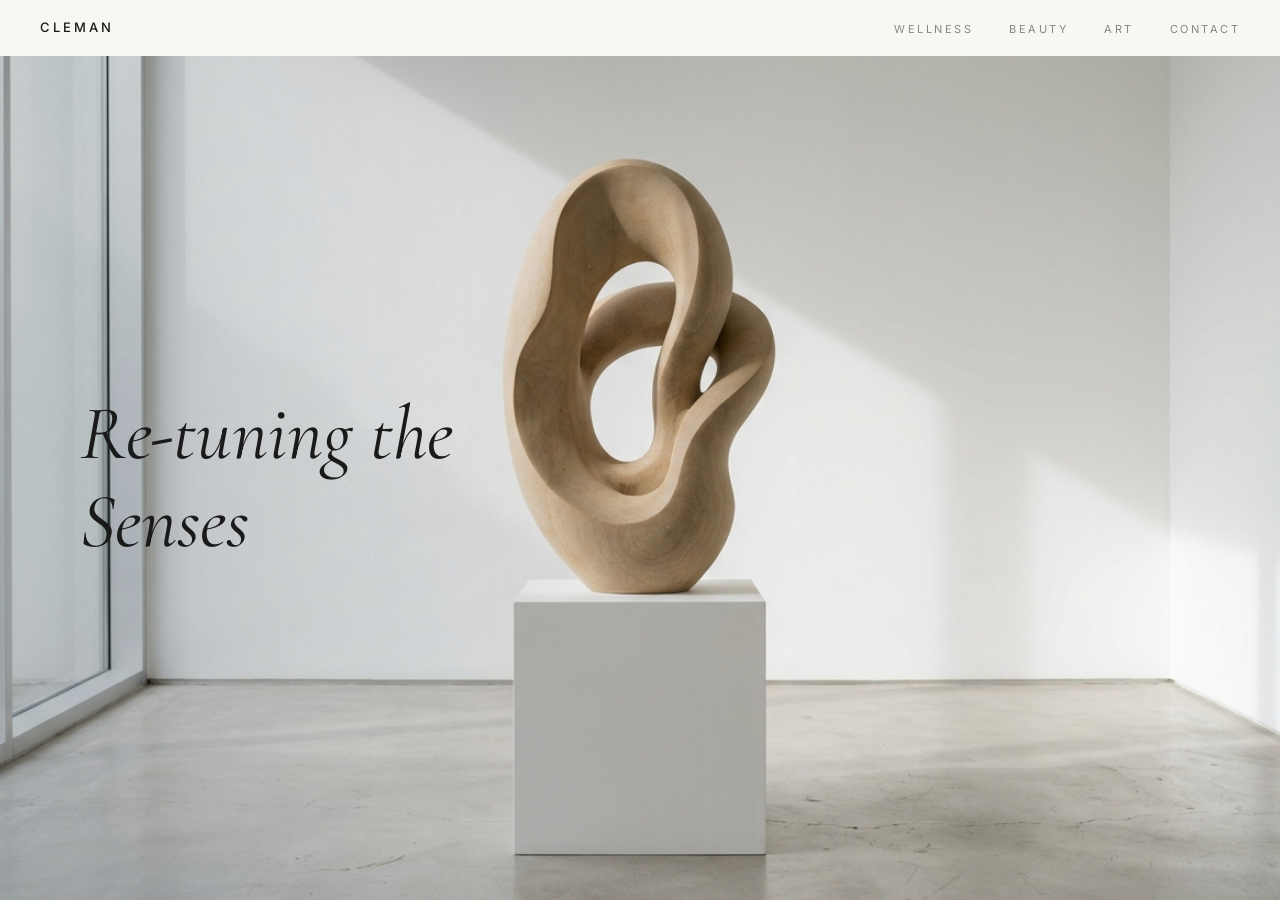
<file: index.html>
<!DOCTYPE html>
<html lang="ja">
<head>
  <meta charset="UTF-8">
  <meta name="viewport" content="width=device-width, initial-scale=1.0">

  <!-- SEO -->
  <title>CLEMAN | 合同会社クレマン</title>
  <meta name="description" content="CLEMAN（クレマン）は、Wellness・Beauty・Artを通じて、あなたのライフスタイルに新しい価値を提案します。">
  <meta name="keywords" content="CLEMAN,クレマン,Wellness,Beauty,Art,日本茶,スキンケア,ジュエリー,ライフスタイル,合同会社">
  <meta name="author" content="合同会社CLEMAN">
  <meta name="robots" content="index, follow">
  <link rel="canonical" href="https://cleman.jp/">

  <!-- Open Graph -->
  <meta property="og:type" content="website">
  <meta property="og:url" content="https://cleman.jp/">
  <meta property="og:title" content="CLEMAN | 合同会社クレマン">
  <meta property="og:description" content="CLEMAN（クレマン）は、Wellness・Beauty・Artを通じて、あなたのライフスタイルに新しい価値を提案します。">
  <meta property="og:image" content="https://cleman.jp/assets/hero.jpg">
  <meta property="og:locale" content="ja_JP">
  <meta property="og:site_name" content="CLEMAN">

  <!-- Twitter Card -->
  <meta name="twitter:card" content="summary_large_image">
  <meta name="twitter:title" content="CLEMAN | 合同会社クレマン">
  <meta name="twitter:description" content="CLEMAN（クレマン）は、Wellness・Beauty・Artを通じて、あなたのライフスタイルに新しい価値を提案します。">
  <meta name="twitter:image" content="https://cleman.jp/assets/hero.jpg">

  <!-- JSON-LD Structured Data -->
  <script type="application/ld+json">
  {
    "@context": "https://schema.org",
    "@type": "Organization",
    "name": "合同会社CLEMAN",
    "alternateName": "Cleman LLC",
    "url": "https://cleman.jp",
    "logo": "https://cleman.jp/assets/hero.jpg",
    "description": "CLEMAN（クレマン）は、Wellness・Beauty・Artを通じて、あなたのライフスタイルに新しい価値を提案します。",
    "foundingDate": "2025",
    "address": { "@type": "PostalAddress", "addressCountry": "JP" },
    "contactPoint": {
      "@type": "ContactPoint",
      "email": "contact@cleman.jp",
      "contactType": "customer service"
    }
  }
  </script>

  <link rel="preconnect" href="https://fonts.googleapis.com">
  <link rel="preconnect" href="https://fonts.gstatic.com" crossorigin>
  <link href="https://fonts.googleapis.com/css2?family=Cormorant+Garamond:ital,wght@0,300;0,400;1,300;1,400;1,500&family=Inter:wght@300;400;500&family=Noto+Sans+JP:wght@300;400&display=swap" rel="stylesheet">
  <link rel="stylesheet" href="styles.css">
</head>
<body>

  <!-- ── NAV ── -->
  <nav class="nav" id="nav">
    <a href="#home" class="nav-logo">CLEMAN</a>
    <ul class="nav-links" id="nav-links">
      <li><a href="wellness.html" class="nav-link">WELLNESS</a></li>
      <li><a href="beauty.html"   class="nav-link">BEAUTY</a></li>
      <li><a href="art.html"      class="nav-link">ART</a></li>
      <li><a href="contact.html"  class="nav-link">CONTACT</a></li>
    </ul>
    <button class="nav-toggle" id="nav-toggle" aria-label="メニュー">
      <span></span><span></span>
    </button>
  </nav>

  <!-- ── HERO ── -->
  <section class="hero" id="home">
    <img src="assets/hero.jpg" alt="CLEMAN" class="hero-img">
    <div class="hero-overlay">
      <h1 class="hero-text"><em>Re-tuning the<br>Senses</em></h1>
    </div>
  </section>

  <script src="script.js"></script>
</body>
</html>
</file>
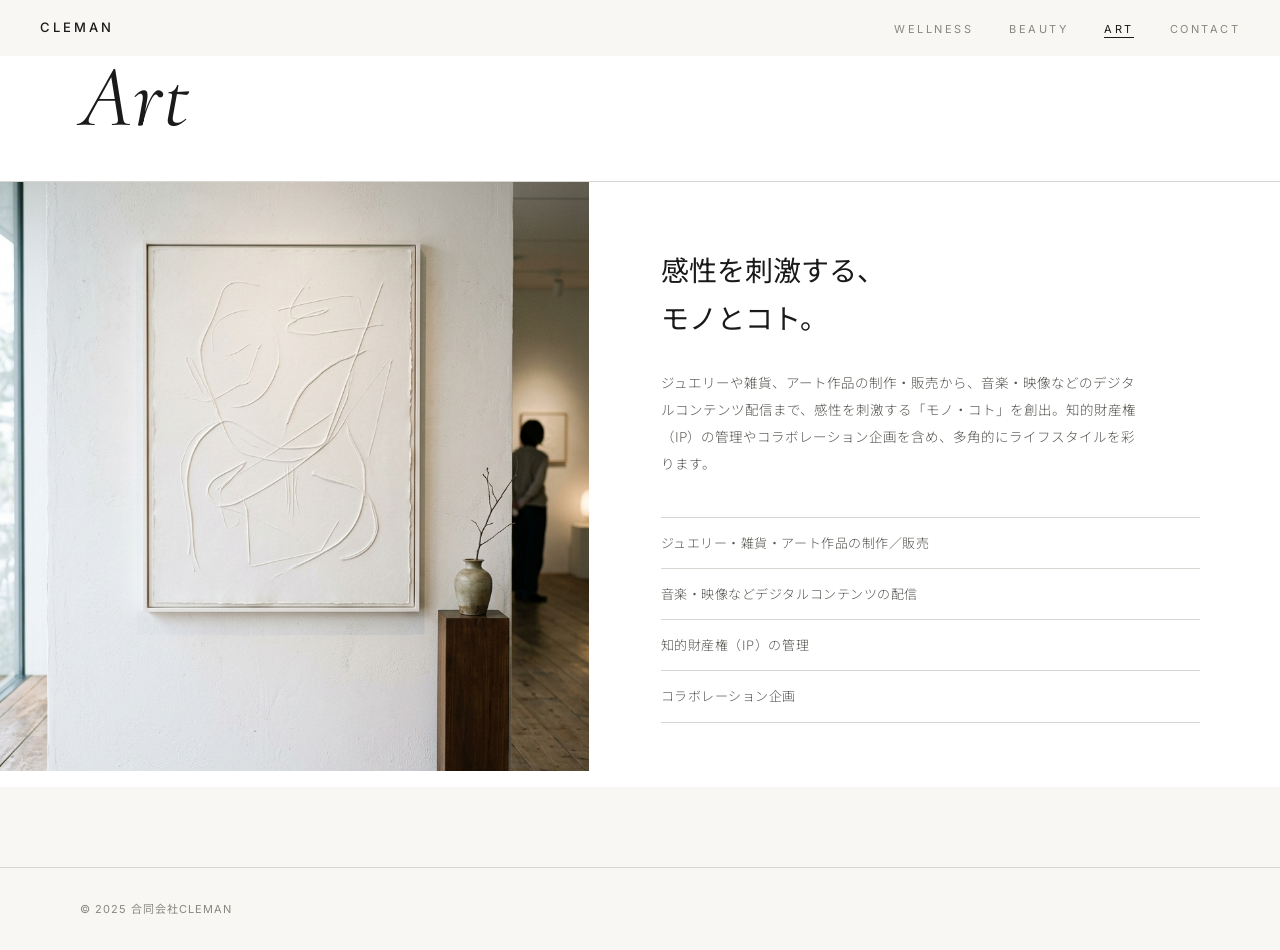
<file: art.html>
<!DOCTYPE html>
<html lang="ja">
<head>
  <meta charset="UTF-8">
  <meta name="viewport" content="width=device-width, initial-scale=1.0">
  <title>Art | CLEMAN 合同会社クレマン</title>
  <meta name="description" content="感性を刺激する、モノとコト。ジュエリー・アート作品の制作・販売、デジタルコンテンツ配信、コラボレーション企画まで。">
  <meta name="robots" content="index, follow">
  <link rel="canonical" href="https://cleman.jp/art.html">
  <meta property="og:type" content="website">
  <meta property="og:url" content="https://cleman.jp/art.html">
  <meta property="og:title" content="Art | CLEMAN">
  <meta property="og:description" content="感性を刺激する、モノとコト。ジュエリー・アート作品の制作・販売、デジタルコンテンツ配信、コラボレーション企画まで。">
  <meta property="og:image" content="https://cleman.jp/assets/art.jpg">
  <meta property="og:site_name" content="CLEMAN">
  <link rel="preconnect" href="https://fonts.googleapis.com">
  <link rel="preconnect" href="https://fonts.gstatic.com" crossorigin>
  <link href="https://fonts.googleapis.com/css2?family=Cormorant+Garamond:ital,wght@0,300;0,400;1,300;1,400;1,500&family=Inter:wght@300;400;500&family=Noto+Sans+JP:wght@300;400&display=swap" rel="stylesheet">
  <link rel="stylesheet" href="styles.css">
</head>
<body>
  <nav class="nav" id="nav">
    <a href="index.html" class="nav-logo">CLEMAN</a>
    <ul class="nav-links" id="nav-links">
      <li><a href="wellness.html" class="nav-link">WELLNESS</a></li>
      <li><a href="beauty.html" class="nav-link">BEAUTY</a></li>
      <li><a href="art.html" class="nav-link">ART</a></li>
      <li><a href="contact.html" class="nav-link">CONTACT</a></li>
    </ul>
  </nav>

  <!-- Detail section -->
  <section class="service-detail">
    <h1 class="detail-heading"><em>Art</em></h1>
    <div class="detail-layout">
      <div class="detail-img">
        <img src="assets/art.jpg" alt="Art">
      </div>
      <div class="detail-content">
        <h2 class="detail-headline">感性を刺激する、<br>モノとコト。</h2>
        <p class="detail-desc">ジュエリーや雑貨、アート作品の制作・販売から、音楽・映像などのデジタルコンテンツ配信まで、感性を刺激する「モノ・コト」を創出。知的財産権（IP）の管理やコラボレーション企画を含め、多角的にライフスタイルを彩ります。</p>
        <ul class="detail-list">
          <li>ジュエリー・雑貨・アート作品の制作／販売</li>
          <li>音楽・映像などデジタルコンテンツの配信</li>
          <li>知的財産権（IP）の管理</li>
          <li>コラボレーション企画</li>
        </ul>
      </div>
    </div>
  </section>

  <footer class="footer-simple">
    <span>&copy; 2025 合同会社CLEMAN</span>
  </footer>
  <script src="script.js"></script>
</body>
</html>
</file>
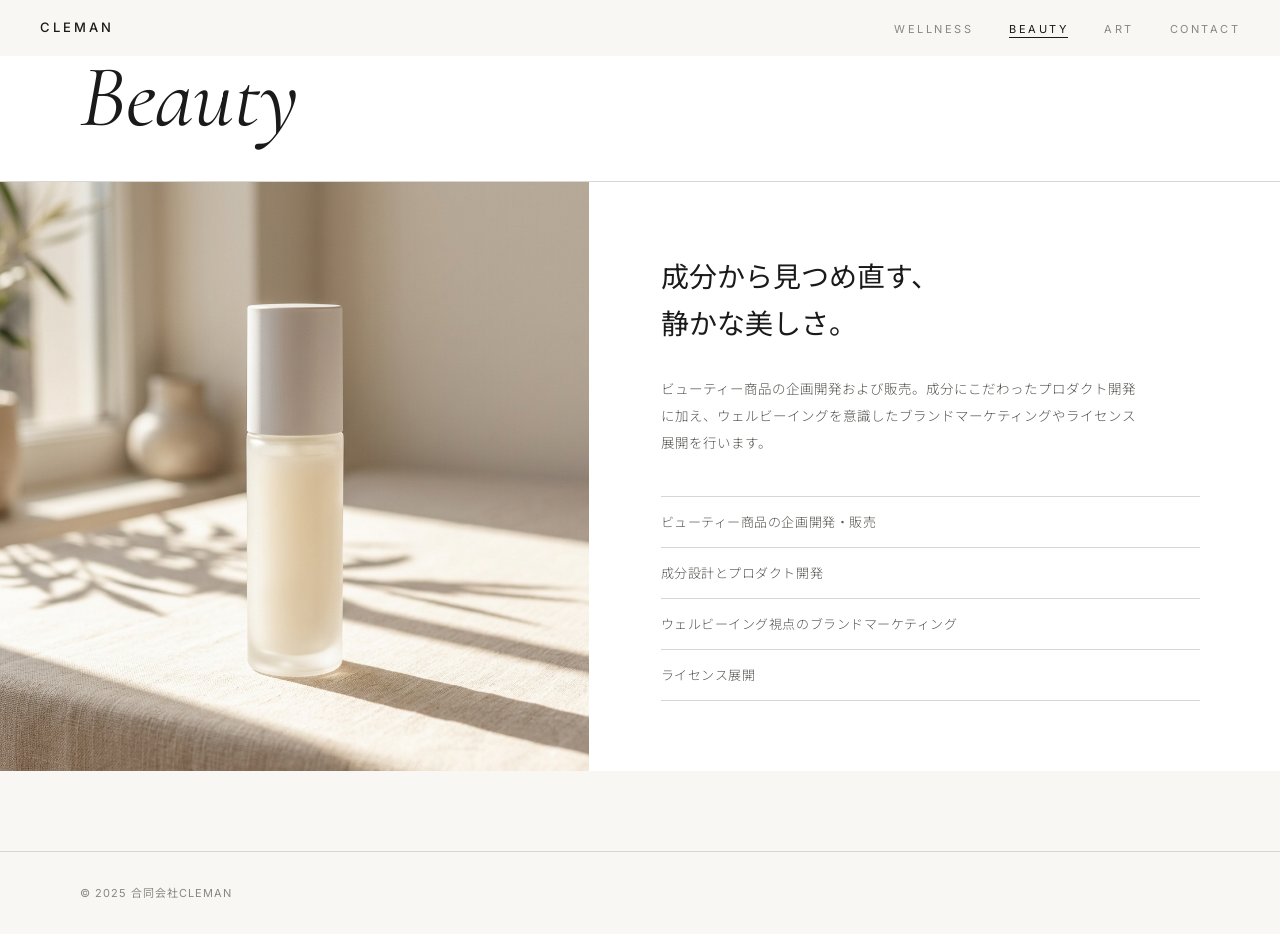
<file: beauty.html>
<!DOCTYPE html>
<html lang="ja">
<head>
  <meta charset="UTF-8">
  <meta name="viewport" content="width=device-width, initial-scale=1.0">
  <title>Beauty | CLEMAN 合同会社クレマン</title>
  <meta name="description" content="成分から見つめ直す、静かな美しさ。ビューティー商品の企画開発・販売、成分設計、ウェルビーイング視点のブランドマーケティング。">
  <meta name="robots" content="index, follow">
  <link rel="canonical" href="https://cleman.jp/beauty.html">
  <meta property="og:type" content="website">
  <meta property="og:url" content="https://cleman.jp/beauty.html">
  <meta property="og:title" content="Beauty | CLEMAN">
  <meta property="og:description" content="成分から見つめ直す、静かな美しさ。ビューティー商品の企画開発・販売、成分設計、ウェルビーイング視点のブランドマーケティング。">
  <meta property="og:image" content="https://cleman.jp/assets/beauty.jpg">
  <meta property="og:site_name" content="CLEMAN">
  <link rel="preconnect" href="https://fonts.googleapis.com">
  <link rel="preconnect" href="https://fonts.gstatic.com" crossorigin>
  <link href="https://fonts.googleapis.com/css2?family=Cormorant+Garamond:ital,wght@0,300;0,400;1,300;1,400;1,500&family=Inter:wght@300;400;500&family=Noto+Sans+JP:wght@300;400&display=swap" rel="stylesheet">
  <link rel="stylesheet" href="styles.css">
</head>
<body>
  <nav class="nav" id="nav">
    <a href="index.html" class="nav-logo">CLEMAN</a>
    <ul class="nav-links" id="nav-links">
      <li><a href="wellness.html" class="nav-link">WELLNESS</a></li>
      <li><a href="beauty.html" class="nav-link">BEAUTY</a></li>
      <li><a href="art.html" class="nav-link">ART</a></li>
      <li><a href="contact.html" class="nav-link">CONTACT</a></li>
    </ul>
  </nav>

  <!-- Detail section -->
  <section class="service-detail">
    <h1 class="detail-heading"><em>Beauty</em></h1>
    <div class="detail-layout">
      <div class="detail-img">
        <img src="assets/beauty.jpg" alt="Beauty">
      </div>
      <div class="detail-content">
        <h2 class="detail-headline">成分から見つめ直す、<br>静かな美しさ。</h2>
        <p class="detail-desc">ビューティー商品の企画開発および販売。成分にこだわったプロダクト開発に加え、ウェルビーイングを意識したブランドマーケティングやライセンス展開を行います。</p>
        <ul class="detail-list">
          <li>ビューティー商品の企画開発・販売</li>
          <li>成分設計とプロダクト開発</li>
          <li>ウェルビーイング視点のブランドマーケティング</li>
          <li>ライセンス展開</li>
        </ul>
      </div>
    </div>
  </section>

  <footer class="footer-simple">
    <span>&copy; 2025 合同会社CLEMAN</span>
  </footer>
  <script src="script.js"></script>
</body>
</html>
</file>
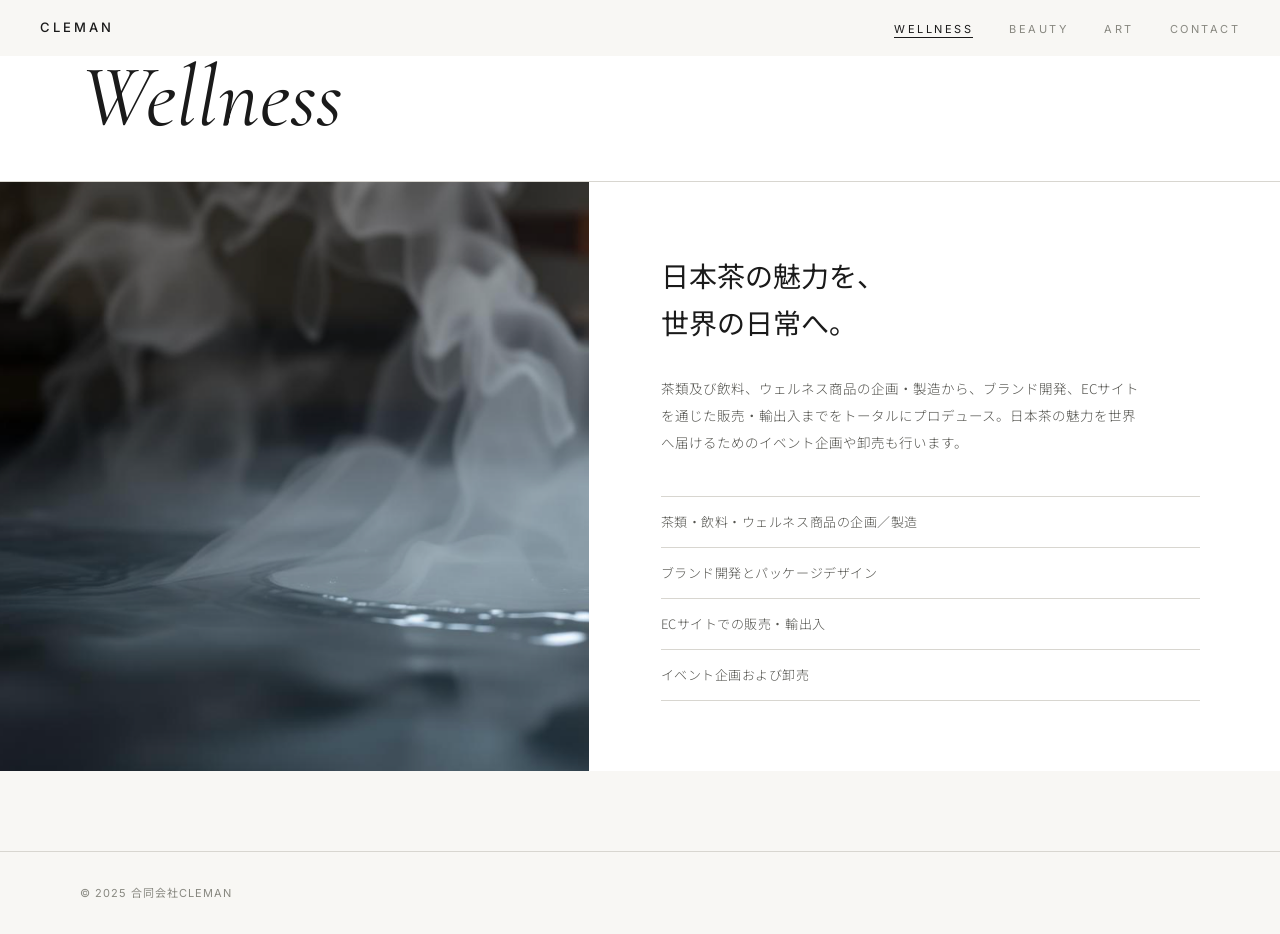
<file: wellness.html>
<!DOCTYPE html>
<html lang="ja">
<head>
  <meta charset="UTF-8">
  <meta name="viewport" content="width=device-width, initial-scale=1.0">
  <title>Wellness | CLEMAN 合同会社クレマン</title>
  <meta name="description" content="日本茶の魅力を、世界の日常へ。茶類・飲料・ウェルネス商品の企画・製造から、ブランド開発、EC販売・輸出入までをトータルにプロデュース。">
  <meta name="robots" content="index, follow">
  <link rel="canonical" href="https://cleman.jp/wellness.html">
  <meta property="og:type" content="website">
  <meta property="og:url" content="https://cleman.jp/wellness.html">
  <meta property="og:title" content="Wellness | CLEMAN">
  <meta property="og:description" content="日本茶の魅力を、世界の日常へ。茶類・飲料・ウェルネス商品の企画・製造から、ブランド開発、EC販売・輸出入まで。">
  <meta property="og:image" content="https://cleman.jp/assets/wellness.jpg">
  <meta property="og:site_name" content="CLEMAN">
  <link rel="preconnect" href="https://fonts.googleapis.com">
  <link rel="preconnect" href="https://fonts.gstatic.com" crossorigin>
  <link href="https://fonts.googleapis.com/css2?family=Cormorant+Garamond:ital,wght@0,300;0,400;1,300;1,400;1,500&family=Inter:wght@300;400;500&family=Noto+Sans+JP:wght@300;400&display=swap" rel="stylesheet">
  <link rel="stylesheet" href="styles.css">
</head>
<body>
  <nav class="nav" id="nav">
    <a href="index.html" class="nav-logo">CLEMAN</a>
    <ul class="nav-links" id="nav-links">
      <li><a href="wellness.html" class="nav-link">WELLNESS</a></li>
      <li><a href="beauty.html" class="nav-link">BEAUTY</a></li>
      <li><a href="art.html" class="nav-link">ART</a></li>
      <li><a href="contact.html" class="nav-link">CONTACT</a></li>
    </ul>
  </nav>

  <!-- Detail section -->
  <section class="service-detail">
    <h1 class="detail-heading"><em>Wellness</em></h1>
    <div class="detail-layout">
      <div class="detail-img">
        <img src="assets/wellness.png" alt="Wellness">
      </div>
      <div class="detail-content">
        <h2 class="detail-headline">日本茶の魅力を、<br>世界の日常へ。</h2>
        <p class="detail-desc">茶類及び飲料、ウェルネス商品の企画・製造から、ブランド開発、ECサイトを通じた販売・輸出入までをトータルにプロデュース。日本茶の魅力を世界へ届けるためのイベント企画や卸売も行います。</p>
        <ul class="detail-list">
          <li>茶類・飲料・ウェルネス商品の企画／製造</li>
          <li>ブランド開発とパッケージデザイン</li>
          <li>ECサイトでの販売・輸出入</li>
          <li>イベント企画および卸売</li>
        </ul>
      </div>
    </div>
  </section>

  <footer class="footer-simple">
    <span>&copy; 2025 合同会社CLEMAN</span>
  </footer>
  <script src="script.js"></script>
</body>
</html>
</file>
<file: styles.css>
/* =============================================
   CLEMAN — Scrollable Single-Page Design
   ============================================= */

*, *::before, *::after { box-sizing: border-box; margin: 0; padding: 0; }

:root {
  --bg:      #f8f7f4;
  --white:   #ffffff;
  --dark:    #111110;
  --ink:     #1a1a1a;
  --mid:     #555550;
  --soft:    #888880;
  --rule:    #d8d6d0;
  --rule-dk: rgba(255,255,255,0.15);

  --serif: 'Cormorant Garamond', Georgia, serif;
  --sans:  'Inter', 'Noto Sans JP', sans-serif;
  --ja:    'Noto Sans JP', sans-serif;

  --nav-h: 56px;
  --ease:  cubic-bezier(0.4, 0, 0.2, 1);
}

html { scroll-behavior: smooth; }

body {
  background: var(--bg);
  color: var(--ink);
  font-family: var(--sans);
  font-size: 15px;
  line-height: 1.7;
  -webkit-font-smoothing: antialiased;
}

img { display: block; width: 100%; height: 100%; object-fit: cover; }
a   { color: inherit; text-decoration: none; }
ul  { list-style: none; }

/* ── scroll offset for fixed nav ── */
[id] { scroll-margin-top: var(--nav-h); }

/* =============================================
   NAV
   ============================================= */
.nav {
  position: fixed;
  top: 0; left: 0; right: 0;
  height: var(--nav-h);
  display: flex;
  align-items: center;
  justify-content: space-between;
  padding: 0 40px;
  background: var(--bg);
  z-index: 100;
  transition: border-color 0.3s var(--ease), background 0.3s var(--ease);
  border-bottom: 1px solid transparent;
}
.nav.scrolled { border-bottom-color: var(--rule); }

.nav-logo {
  font-family: var(--sans);
  font-weight: 500;
  font-size: 13px;
  letter-spacing: 3px;
  color: var(--ink);
}

.nav-links {
  display: flex;
  gap: 36px;
  list-style: none;
}

.nav-link {
  font-size: 11px;
  letter-spacing: 2.5px;
  color: var(--soft);
  transition: color 0.25s var(--ease);
  position: relative;
}
.nav-link::after {
  content: '';
  position: absolute;
  bottom: -2px; left: 0;
  width: 0; height: 1px;
  background: var(--ink);
  transition: width 0.3s var(--ease);
}
.nav-link:hover { color: var(--ink); }
.nav-link:hover::after,
.nav-link.active::after { width: 100%; }
.nav-link.active { color: var(--ink); }

.nav-toggle {
  display: none;
  flex-direction: column;
  gap: 5px;
  background: none;
  border: none;
  cursor: pointer;
  padding: 4px;
}
.nav-toggle span {
  display: block;
  width: 22px; height: 1px;
  background: var(--ink);
  transition: all 0.3s var(--ease);
}

/* =============================================
   HERO
   ============================================= */
.hero {
  position: relative;
  width: 100%;
  height: calc(100vh - var(--nav-h));
  margin-top: var(--nav-h);
  overflow: hidden;
}

.hero-img {
  width: 100%; height: 100%;
  object-fit: cover;
  object-position: center;
  transition: transform 0.8s var(--ease);
}

.hero-overlay {
  position: absolute;
  inset: 0;
  display: flex;
  align-items: center;
  justify-content: flex-start;
  padding: 0 80px;
  background: linear-gradient(to right, rgba(0,0,0,0.18) 0%, transparent 60%);
}

.hero-text {
  font-family: var(--serif);
  font-weight: 400;
  font-size: clamp(42px, 6vw, 80px);
  line-height: 1.15;
  color: var(--ink);
  max-width: 600px;
}

/* =============================================
   PHILOSOPHY
   ============================================= */
.philosophy {
  background: var(--white);
  padding: 120px 80px;
}

.philosophy-inner {
  max-width: 640px;
  margin: 0 auto 0 35%;
}

.philosophy-headline {
  font-family: var(--ja);
  font-weight: 400;
  font-size: clamp(18px, 2.4vw, 26px);
  line-height: 1.9;
  color: var(--ink);
  margin-bottom: 48px;
}

.philosophy-link {
  display: inline-block;
  font-size: 11px;
  letter-spacing: 2.5px;
  color: var(--mid);
  border-bottom: 1px solid var(--rule);
  padding-bottom: 2px;
  transition: color 0.2s var(--ease), border-color 0.2s var(--ease);
}
.philosophy-link:hover { color: var(--ink); border-color: var(--ink); }

/* =============================================
   SERVICES GRID
   ============================================= */
.services-grid {
  background: var(--bg);
  display: grid;
  grid-template-columns: repeat(3, 1fr);
  gap: 0;
  padding: 0 40px 80px;
}

.service-card {
  padding: 40px 24px;
}

.card-img-wrap {
  width: 100%;
  aspect-ratio: 3/4;
  overflow: hidden;
  background: #e4e0d8;
  margin-bottom: 28px;
}

.card-img-wrap img {
  width: 100%; height: 100%;
  object-fit: cover;
  transition: transform 0.7s var(--ease);
}
.service-card:hover .card-img-wrap img { transform: scale(1.04); }

.card-title {
  font-family: var(--serif);
  font-style: italic;
  font-weight: 400;
  font-size: clamp(24px, 3vw, 36px);
  color: var(--ink);
  margin-bottom: 10px;
}

.card-sub {
  font-family: var(--ja);
  font-weight: 300;
  font-size: 13px;
  color: var(--mid);
  line-height: 1.7;
  margin-bottom: 20px;
}

.card-link {
  display: inline-block;
  font-size: 10px;
  letter-spacing: 2px;
  color: var(--soft);
  border-bottom: 1px solid var(--rule);
  padding-bottom: 2px;
  transition: color 0.2s var(--ease), border-color 0.2s var(--ease);
}
.card-link:hover { color: var(--ink); border-color: var(--ink); }

/* =============================================
   SERVICE DETAIL SECTIONS
   ============================================= */
.service-detail {
  background: var(--white);
  border-top: 1px solid var(--rule);
}

.detail-heading {
  font-family: var(--serif);
  font-weight: 400;
  font-size: clamp(48px, 7vw, 88px);
  line-height: 1;
  padding: 52px 80px 40px;
  border-bottom: 1px solid var(--rule);
}

.detail-layout {
  display: grid;
  grid-template-columns: 46% 1fr;
  min-height: 520px;
}

.detail-img {
  overflow: hidden;
  background: #e8e4de;
  aspect-ratio: 1 / 1;
}

.detail-img img {
  width: 100%; height: 100%;
  object-fit: cover;
  transition: transform 0.8s var(--ease);
}
.service-detail:hover .detail-img img { transform: scale(1.03); }

.detail-content {
  padding: 64px 80px 64px 72px;
  display: flex;
  flex-direction: column;
  justify-content: center;
}

.detail-headline {
  font-family: var(--ja);
  font-weight: 400;
  font-size: clamp(20px, 2.5vw, 28px);
  line-height: 1.7;
  margin-bottom: 28px;
}

.detail-desc {
  font-family: var(--ja);
  font-weight: 300;
  font-size: 13.5px;
  line-height: 2;
  color: var(--mid);
  margin-bottom: 40px;
  max-width: 480px;
}

.detail-list {
  border-top: 1px solid var(--rule);
}
.detail-list li {
  font-family: var(--ja);
  font-weight: 300;
  font-size: 13px;
  color: var(--mid);
  padding: 14px 0;
  border-bottom: 1px solid var(--rule);
  letter-spacing: 0.04em;
  transition: color 0.2s var(--ease), padding-left 0.2s var(--ease);
}
.detail-list li:hover { color: var(--ink); padding-left: 8px; }

/* =============================================
   DARK FOOTER
   ============================================= */
.footer-dark {
  background: var(--dark);
  color: rgba(255,255,255,0.85);
  padding: 80px 80px 0;
}

.footer-top {
  display: grid;
  grid-template-columns: 1fr 1fr;
  gap: 80px;
  padding-bottom: 80px;
  border-bottom: 1px solid var(--rule-dk);
}

.footer-heading {
  font-family: var(--serif);
  font-weight: 400;
  font-size: clamp(32px, 4vw, 54px);
  line-height: 1.2;
  color: #ffffff;
  margin-bottom: 32px;
}

.footer-email {
  display: block;
  font-size: 14px;
  letter-spacing: 0.5px;
  color: rgba(255,255,255,0.6);
  margin-bottom: 28px;
  transition: color 0.2s var(--ease);
}
.footer-email:hover { color: #ffffff; }

.footer-btn {
  display: inline-block;
  border: 1px solid rgba(255,255,255,0.3);
  padding: 12px 28px;
  font-size: 10px;
  letter-spacing: 2.5px;
  color: rgba(255,255,255,0.7);
  transition: all 0.25s var(--ease);
}
.footer-btn:hover {
  border-color: rgba(255,255,255,0.7);
  color: #ffffff;
}

.footer-right {
  border-top: 1px solid var(--rule-dk);
  padding-top: 4px;
}

.footer-info-row {
  display: flex;
  gap: 32px;
  align-items: baseline;
  padding: 18px 0;
  border-bottom: 1px solid var(--rule-dk);
}

.fi-label {
  font-size: 10px;
  letter-spacing: 2px;
  color: rgba(255,255,255,0.35);
  min-width: 90px;
  flex-shrink: 0;
}

.fi-value {
  font-family: var(--ja);
  font-weight: 300;
  font-size: 14px;
  color: rgba(255,255,255,0.75);
}

/* Contact Form in footer */
.footer-form-wrap {
  padding: 64px 0;
  border-top: 1px solid var(--rule-dk);
  margin-top: 0;
}

.contact-form {
  display: flex;
  flex-direction: column;
  gap: 32px;
  max-width: 680px;
}

.form-row {
  display: grid;
  grid-template-columns: 1fr 1fr;
  gap: 32px;
}

.form-group {
  display: flex;
  flex-direction: column;
  gap: 10px;
}

.form-group label {
  font-size: 10px;
  letter-spacing: 2px;
  color: rgba(255,255,255,0.35);
}

.form-group input,
.form-group textarea {
  background: transparent;
  border: none;
  border-bottom: 1px solid rgba(255,255,255,0.2);
  padding: 10px 0;
  font-family: var(--ja);
  font-size: 14px;
  font-weight: 300;
  color: rgba(255,255,255,0.85);
  outline: none;
  transition: border-color 0.25s var(--ease);
  resize: none;
  width: 100%;
}
.form-group input::placeholder,
.form-group textarea::placeholder { color: rgba(255,255,255,0.2); }
.form-group input:focus,
.form-group textarea:focus { border-bottom-color: rgba(255,255,255,0.6); }

.submit-btn {
  align-self: flex-start;
  background: #ffffff;
  color: var(--dark);
  border: none;
  padding: 14px 40px;
  font-family: var(--sans);
  font-size: 11px;
  letter-spacing: 2.5px;
  cursor: pointer;
  transition: background 0.25s var(--ease), color 0.25s var(--ease);
}
.submit-btn:hover { background: rgba(255,255,255,0.85); }

.footer-bottom {
  padding: 24px 0;
  font-size: 11px;
  letter-spacing: 1px;
  color: rgba(255,255,255,0.25);
  border-top: 1px solid var(--rule-dk);
}

/* =============================================
   RESPONSIVE
   ============================================= */
@media (max-width: 900px) {
  .nav { padding: 0 24px; }
  .nav-links {
    display: none;
    flex-direction: column;
    gap: 0;
  }
  .nav-links.open {
    display: flex;
    position: fixed;
    top: var(--nav-h);
    left: 0; right: 0;
    background: var(--bg);
    border-bottom: 1px solid var(--rule);
    padding: 16px 24px 24px;
  }
  .nav-links.open .nav-link { padding: 12px 0; font-size: 12px; }
  .nav-toggle { display: flex; }

  .hero-overlay { padding: 0 32px; }
  .philosophy { padding: 80px 32px; }
  .philosophy-inner { margin: 0; }

  .services-grid {
    grid-template-columns: 1fr;
    padding: 0 24px 60px;
  }

  .detail-heading { padding: 40px 24px 28px; }
  .detail-layout { grid-template-columns: 1fr; }
  .detail-img { min-height: 300px; max-height: 380px; }
  .detail-content { padding: 40px 24px; }

  .footer-dark { padding: 60px 24px 0; }
  .footer-top { grid-template-columns: 1fr; gap: 48px; }
  .form-row { grid-template-columns: 1fr; }
}

@media (max-width: 480px) {
  .hero-text { font-size: 36px; }
  .philosophy { padding: 60px 20px; }
  .detail-heading { font-size: 40px; }
}

/* ─── Sub-page: Back bar ─────────────────────────────── */
.back-bar {
  padding: 80px 80px 0;
}
.back-link {
  font-size: 11px;
  letter-spacing: 2px;
  color: var(--soft);
  transition: color 0.2s;
}
.back-link:hover { color: var(--ink); }

/* ─── Sub-page: Simple footer ────────────────────────── */
.footer-simple {
  padding: 32px 80px;
  border-top: 1px solid var(--rule);
  font-size: 11px;
  letter-spacing: 1px;
  color: var(--soft);
  margin-top: 80px;
}
</file>
